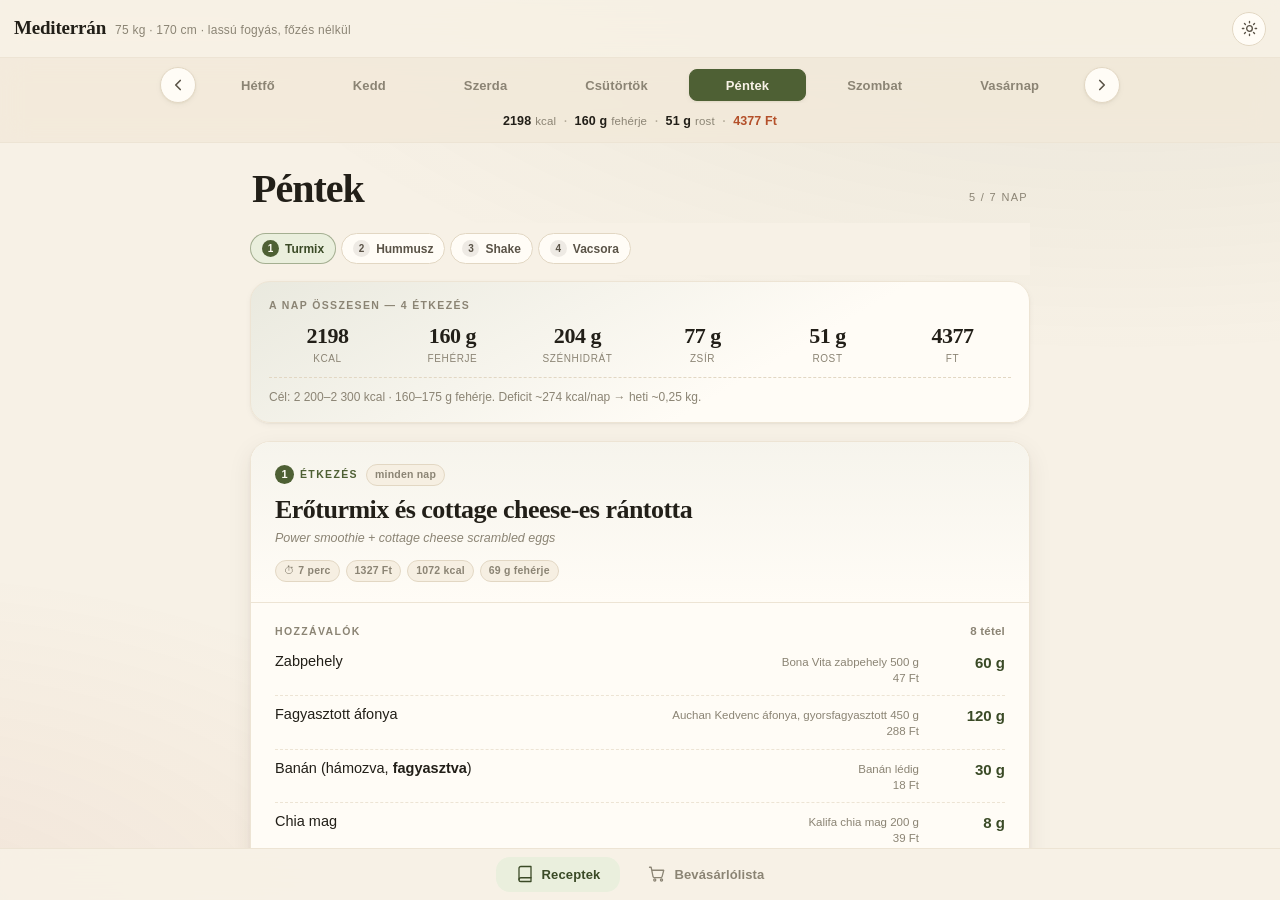
<file: site/index.html>
<!doctype html>
<html lang="hu">
<head>
<meta charset="utf-8">
<meta name="viewport" content="width=device-width, initial-scale=1, viewport-fit=cover">
<title>Receptek — Mediterrán rendszer</title>
<meta name="description" content="A 7 napos mediterrán étrend receptjei pontos grammokkal, elkészítéssel és tápértékkel. Lapozz balra-jobbra a napok között.">
<meta name="theme-color" content="#F7F1E6" media="(prefers-color-scheme: light)">
<meta name="theme-color" content="#131209" media="(prefers-color-scheme: dark)">
<meta name="color-scheme" content="light dark">
<link rel="stylesheet" href="styles.css">
<link rel="icon" href="data:image/svg+xml,<svg xmlns='http://www.w3.org/2000/svg' viewBox='0 0 100 100'><text y='.9em' font-size='90'>🥗</text></svg>">
<link rel="apple-touch-icon" href="data:image/svg+xml,<svg xmlns='http://www.w3.org/2000/svg' viewBox='0 0 100 100'><text y='.9em' font-size='90'>🥗</text></svg>">
<meta name="apple-mobile-web-app-capable" content="yes">
<meta name="apple-mobile-web-app-title" content="Mediterrán">
</head>
<body data-page="recipes">

<div class="app">

  <header class="topbar"></header>

  <nav class="daybar" aria-label="Napválasztó">
    <div class="daybar__row">
      <button class="daynav daynav--prev" type="button" aria-label="Előző nap">
        <svg viewBox="0 0 24 24" fill="none" stroke="currentColor" stroke-width="2.2" stroke-linecap="round" stroke-linejoin="round"><path d="M15 18l-6-6 6-6"/></svg>
      </button>
      <div class="daypills" role="tablist" aria-label="A hét napjai"></div>
      <button class="daynav daynav--next" type="button" aria-label="Következő nap">
        <svg viewBox="0 0 24 24" fill="none" stroke="currentColor" stroke-width="2.2" stroke-linecap="round" stroke-linejoin="round"><path d="M9 18l6-6-6-6"/></svg>
      </button>
    </div>
    <div class="daybar__meta"></div>
  </nav>

  <main class="track" aria-label="Napi receptek"></main>

  <nav class="tabbar" aria-label="Oldalak"></nav>

</div>

<noscript>
  <p style="padding:24px;font-family:system-ui">Ehhez az oldalhoz JavaScript szükséges. A teljes étrend megtalálható a <code>mediterran-etrend.md</code> fájlban is.</p>
</noscript>

<script type="module" src="app.js"></script>
</body>
</html>
</file>
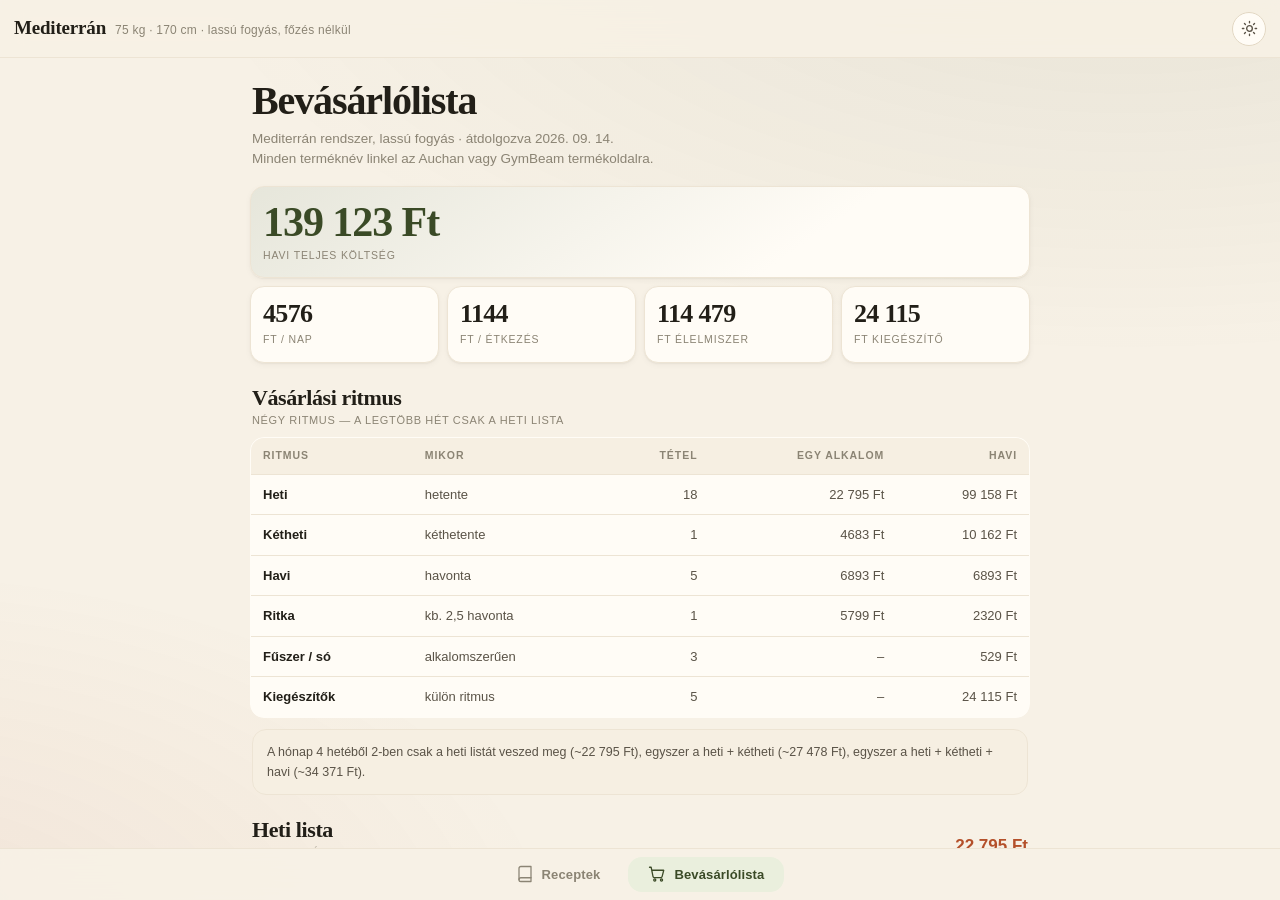
<file: site/bevasarlolista.html>
<!doctype html>
<html lang="hu">
<head>
<meta charset="utf-8">
<meta name="viewport" content="width=device-width, initial-scale=1, viewport-fit=cover">
<title>Bevásárlólista — Mediterrán rendszer</title>
<meta name="description" content="Heti, kétheti, havi és ritka bevásárlólista árakkal, Auchan és GymBeam termékoldalakkal, kipipálható tételekkel.">
<meta name="theme-color" content="#F7F1E6" media="(prefers-color-scheme: light)">
<meta name="theme-color" content="#131209" media="(prefers-color-scheme: dark)">
<meta name="color-scheme" content="light dark">
<link rel="stylesheet" href="styles.css">
<link rel="icon" href="data:image/svg+xml,<svg xmlns='http://www.w3.org/2000/svg' viewBox='0 0 100 100'><text y='.9em' font-size='90'>🥗</text></svg>">
<link rel="apple-touch-icon" href="data:image/svg+xml,<svg xmlns='http://www.w3.org/2000/svg' viewBox='0 0 100 100'><text y='.9em' font-size='90'>🥗</text></svg>">
<meta name="apple-mobile-web-app-capable" content="yes">
<meta name="apple-mobile-web-app-title" content="Mediterrán">
</head>
<body data-page="shopping">

<div class="app">

  <header class="topbar"></header>

  <main class="page">
    <div class="page__inner"></div>
  </main>

  <nav class="tabbar" aria-label="Oldalak"></nav>

</div>

<noscript>
  <p style="padding:24px;font-family:system-ui">Ehhez az oldalhoz JavaScript szükséges. A teljes lista megtalálható a <code>bevasarlolista.md</code> fájlban is.</p>
</noscript>

<script type="module" src="app.js"></script>
</body>
</html>
</file>
<file: site/styles.css>
/* ============================================================
   Mediterrán rendszer — meal.erikfeher.com
   Warm paper, olive, terracotta. Mobile-first app shell.
   ============================================================ */

:root {
  --font-display: 'Iowan Old Style', 'Palatino Linotype', Palatino, 'Book Antiqua', ui-serif, Georgia, serif;
  --font-sans: -apple-system, BlinkMacSystemFont, 'Segoe UI', Roboto, 'Helvetica Neue', Arial, sans-serif;

  --paper:      #F7F1E6;
  --paper-warm: #F2E9DA;
  --card:       #FFFCF6;
  --card-sunk:  #F6EFE2;

  --ink:   #221F18;
  --ink-2: #5A5347;
  --ink-3: #8B8474;
  --ink-4: #B5AD9B;

  --olive:      #4E6034;
  --olive-deep: #3A4A26;
  --olive-soft: #EAEFDD;
  --terra:      #B4502A;
  --terra-soft: #F8E6DC;
  --gold:       #A67A1F;

  --line:       #E2D7C3;
  --line-soft:  #EDE4D4;

  --shadow-sm: 0 1px 2px rgba(60, 46, 25, .06), 0 2px 6px rgba(60, 46, 25, .04);
  --shadow-md: 0 2px 4px rgba(60, 46, 25, .05), 0 8px 24px rgba(60, 46, 25, .08);
  --shadow-lg: 0 4px 8px rgba(60, 46, 25, .06), 0 18px 48px rgba(60, 46, 25, .12);

  --r-sm: 8px;
  --r-md: 14px;
  --r-lg: 20px;
  --r-xl: 26px;

  --topbar-h: 52px;
  --daybar-h: 92px;
  --tabbar-h: 60px;

  --ease: cubic-bezier(.22, .61, .36, 1);
  color-scheme: light dark;
}

@media (prefers-color-scheme: dark) {
  :root {
    --paper:      #131209;
    --paper-warm: #1A1810;
    --card:       #1E1C14;
    --card-sunk:  #26231A;

    --ink:   #F0E9DA;
    --ink-2: #C3B9A5;
    --ink-3: #918875;
    --ink-4: #6B6354;

    --olive:      #A9C071;
    --olive-deep: #C2D793;
    --olive-soft: #2A3119;
    --terra:      #E4926A;
    --terra-soft: #3A2216;
    --gold:       #D8AE55;

    --line:       #35311F;
    --line-soft:  #2B2819;

    --shadow-sm: 0 1px 2px rgba(0, 0, 0, .4);
    --shadow-md: 0 2px 6px rgba(0, 0, 0, .45), 0 10px 28px rgba(0, 0, 0, .35);
    --shadow-lg: 0 4px 10px rgba(0, 0, 0, .5), 0 20px 52px rgba(0, 0, 0, .45);
  }
}

:root[data-theme='light'] {
  --paper: #F7F1E6; --paper-warm: #F2E9DA; --card: #FFFCF6; --card-sunk: #F6EFE2;
  --ink: #221F18; --ink-2: #5A5347; --ink-3: #8B8474; --ink-4: #B5AD9B;
  --olive: #4E6034; --olive-deep: #3A4A26; --olive-soft: #EAEFDD;
  --terra: #B4502A; --terra-soft: #F8E6DC; --gold: #A67A1F;
  --line: #E2D7C3; --line-soft: #EDE4D4;
  --shadow-sm: 0 1px 2px rgba(60,46,25,.06), 0 2px 6px rgba(60,46,25,.04);
  --shadow-md: 0 2px 4px rgba(60,46,25,.05), 0 8px 24px rgba(60,46,25,.08);
  --shadow-lg: 0 4px 8px rgba(60,46,25,.06), 0 18px 48px rgba(60,46,25,.12);
}

:root[data-theme='dark'] {
  --paper: #131209; --paper-warm: #1A1810; --card: #1E1C14; --card-sunk: #26231A;
  --ink: #F0E9DA; --ink-2: #C3B9A5; --ink-3: #918875; --ink-4: #6B6354;
  --olive: #A9C071; --olive-deep: #C2D793; --olive-soft: #2A3119;
  --terra: #E4926A; --terra-soft: #3A2216; --gold: #D8AE55;
  --line: #35311F; --line-soft: #2B2819;
  --shadow-sm: 0 1px 2px rgba(0,0,0,.4);
  --shadow-md: 0 2px 6px rgba(0,0,0,.45), 0 10px 28px rgba(0,0,0,.35);
  --shadow-lg: 0 4px 10px rgba(0,0,0,.5), 0 20px 52px rgba(0,0,0,.45);
}

*, *::before, *::after { box-sizing: border-box; }

html, body {
  margin: 0;
  padding: 0;
  height: 100%;
  overscroll-behavior-y: none;
}

body {
  font-family: var(--font-sans);
  background: var(--paper);
  color: var(--ink);
  -webkit-font-smoothing: antialiased;
  -webkit-text-size-adjust: 100%;
  font-size: 16px;
  line-height: 1.5;
}

body::before {
  content: '';
  position: fixed;
  inset: 0;
  pointer-events: none;
  z-index: 0;
  background:
    radial-gradient(120% 80% at 88% -10%, color-mix(in srgb, var(--olive) 9%, transparent), transparent 62%),
    radial-gradient(90% 70% at -10% 105%, color-mix(in srgb, var(--terra) 8%, transparent), transparent 60%);
}

b, strong { font-weight: 650; color: var(--ink); }
a { color: inherit; }

/* ---------- App shell ---------- */

.app {
  position: relative;
  z-index: 1;
  display: flex;
  flex-direction: column;
  height: 100dvh;
  max-height: 100dvh;
}

/* ---------- Top bar ---------- */

.topbar {
  flex: 0 0 auto;
  height: var(--topbar-h);
  display: flex;
  align-items: center;
  gap: 10px;
  padding: 0 14px;
  padding-top: env(safe-area-inset-top);
  height: calc(var(--topbar-h) + env(safe-area-inset-top));
  border-bottom: 1px solid var(--line-soft);
  background: color-mix(in srgb, var(--paper) 86%, transparent);
  backdrop-filter: saturate(1.4) blur(14px);
  -webkit-backdrop-filter: saturate(1.4) blur(14px);
}

.brand {
  display: flex;
  align-items: baseline;
  gap: 9px;
  min-width: 0;
  text-decoration: none;
}

.brand__mark {
  font-family: var(--font-display);
  font-size: 17px;
  font-weight: 600;
  letter-spacing: -0.01em;
  color: var(--ink);
  white-space: nowrap;
}

.brand__sub {
  font-size: 11px;
  color: var(--ink-3);
  letter-spacing: .02em;
  white-space: nowrap;
  overflow: hidden;
  text-overflow: ellipsis;
}

@media (max-width: 520px) { .brand__sub { display: none; } }

.topbar__spacer { flex: 1 1 auto; }

.icon-btn {
  flex: 0 0 auto;
  width: 34px;
  height: 34px;
  display: grid;
  place-items: center;
  border: 1px solid var(--line);
  border-radius: 50%;
  background: var(--card);
  color: var(--ink-2);
  cursor: pointer;
  padding: 0;
  transition: background .18s var(--ease), color .18s var(--ease), border-color .18s var(--ease);
}
.icon-btn:hover { color: var(--ink); border-color: var(--ink-4); }
.icon-btn:active { transform: scale(.94); }
.icon-btn svg { width: 17px; height: 17px; }

.theme-toggle .moon { display: none; }
@media (prefers-color-scheme: dark) {
  .theme-toggle .sun { display: none; }
  .theme-toggle .moon { display: block; }
}
:root[data-theme='dark'] .theme-toggle .sun { display: none; }
:root[data-theme='dark'] .theme-toggle .moon { display: block; }
:root[data-theme='light'] .theme-toggle .sun { display: block; }
:root[data-theme='light'] .theme-toggle .moon { display: none; }

/* ---------- Day bar ---------- */

.daybar {
  flex: 0 0 auto;
  border-bottom: 1px solid var(--line-soft);
  background: color-mix(in srgb, var(--paper-warm) 80%, transparent);
  backdrop-filter: saturate(1.4) blur(14px);
  -webkit-backdrop-filter: saturate(1.4) blur(14px);
}

.daybar__row {
  display: flex;
  align-items: center;
  gap: 6px;
  padding: 9px 10px 6px;
  max-width: 980px;
  margin: 0 auto;
}

.daynav {
  flex: 0 0 auto;
  width: 36px;
  height: 36px;
  display: grid;
  place-items: center;
  border: 1px solid var(--line);
  border-radius: 50%;
  background: var(--card);
  color: var(--ink-2);
  cursor: pointer;
  padding: 0;
  box-shadow: var(--shadow-sm);
  transition: transform .18s var(--ease), color .18s var(--ease), border-color .18s var(--ease), opacity .18s var(--ease);
}
.daynav:hover:not(:disabled) { color: var(--olive); border-color: var(--olive); }
.daynav:active:not(:disabled) { transform: scale(.9); }
.daynav:disabled { opacity: .3; cursor: default; }
.daynav svg { width: 18px; height: 18px; }

.daypills {
  flex: 1 1 auto;
  display: flex;
  gap: 4px;
  overflow-x: auto;
  scrollbar-width: none;
  padding: 2px;
  scroll-behavior: smooth;
}
.daypills::-webkit-scrollbar { display: none; }

.daypill {
  flex: 1 0 auto;
  min-width: 42px;
  padding: 7px 9px 6px;
  border: 1px solid transparent;
  border-radius: var(--r-sm);
  background: transparent;
  font-family: var(--font-sans);
  font-size: 12px;
  font-weight: 550;
  letter-spacing: .01em;
  color: var(--ink-3);
  cursor: pointer;
  white-space: nowrap;
  transition: background .2s var(--ease), color .2s var(--ease), border-color .2s var(--ease);
}
.daypill:hover { color: var(--ink); background: color-mix(in srgb, var(--olive) 8%, transparent); }
.pill-long { display: none; }
.pill-short { display: inline; }
@media (min-width: 560px) {
  .pill-long { display: inline; }
  .pill-short { display: none; }
}
.daypill[aria-selected='true'] {
  background: var(--olive);
  border-color: var(--olive);
  color: var(--paper);
  box-shadow: var(--shadow-sm);
}
@media (prefers-color-scheme: dark) {
  .daypill[aria-selected='true'] { color: #14130C; }
}
:root[data-theme='dark'] .daypill[aria-selected='true'] { color: #14130C; }
:root[data-theme='light'] .daypill[aria-selected='true'] { color: var(--paper); }

.daybar__meta {
  display: flex;
  align-items: center;
  justify-content: center;
  gap: 7px;
  padding: 0 12px 9px;
  max-width: 980px;
  margin: 0 auto;
  flex-wrap: wrap;
}

.stat {
  display: inline-flex;
  align-items: baseline;
  gap: 4px;
  font-size: 11.5px;
  color: var(--ink-3);
  letter-spacing: .01em;
}
.stat b {
  font-size: 12.5px;
  font-weight: 650;
  font-variant-numeric: tabular-nums;
  color: var(--ink);
}
.stat--accent b { color: var(--terra); }
.stat__dot { color: var(--ink-4); }

/* ---------- Carousel ---------- */

.track {
  flex: 1 1 auto;
  display: flex;
  overflow-x: auto;
  overflow-y: hidden;
  scroll-snap-type: x mandatory;
  scrollbar-width: none;
  overscroll-behavior-x: contain;
  -webkit-overflow-scrolling: touch;
}
.track::-webkit-scrollbar { display: none; }

.slide {
  position: relative;
  flex: 0 0 100%;
  width: 100%;
  scroll-snap-align: start;
  scroll-snap-stop: always;
  overflow-y: auto;
  overscroll-behavior-y: contain;
  -webkit-overflow-scrolling: touch;
  padding: 0 14px calc(30px + var(--tabbar-h));
}

.slide__inner { max-width: 720px; margin: 0 auto; }

/* ---------- Day heading ---------- */

.dayhead {
  padding: 20px 2px 14px;
  display: flex;
  align-items: flex-end;
  justify-content: space-between;
  gap: 14px;
}

.dayhead__name {
  font-family: var(--font-display);
  font-size: clamp(30px, 8.5vw, 40px);
  font-weight: 600;
  line-height: 1;
  letter-spacing: -0.025em;
  margin: 0;
  color: var(--ink);
}

.dayhead__count {
  font-size: 11px;
  letter-spacing: .12em;
  text-transform: uppercase;
  color: var(--ink-3);
  margin: 0 0 4px;
  white-space: nowrap;
  font-variant-numeric: tabular-nums;
}

/* ---------- Meal quick nav (sticky inside slide) ---------- */

.mealnav {
  position: sticky;
  top: 0;
  z-index: 5;
  display: flex;
  gap: 5px;
  padding: 8px 0;
  margin: 0 -14px;
  padding-left: 14px;
  padding-right: 14px;
  background: color-mix(in srgb, var(--paper) 95%, transparent);
  backdrop-filter: saturate(1.4) blur(14px);
  -webkit-backdrop-filter: saturate(1.4) blur(14px);
  overflow-x: auto;
  scrollbar-width: none;
  border-bottom: 1px solid transparent;
  transition: border-color .2s var(--ease);
}
.mealnav::-webkit-scrollbar { display: none; }
.mealnav.is-stuck { border-bottom-color: var(--line-soft); }

.mealnav__btn {
  flex: 0 0 auto;
  display: inline-flex;
  align-items: center;
  gap: 6px;
  padding: 6px 11px;
  border: 1px solid var(--line);
  border-radius: 999px;
  background: var(--card);
  font-family: var(--font-sans);
  font-size: 12px;
  font-weight: 550;
  color: var(--ink-2);
  cursor: pointer;
  white-space: nowrap;
  transition: all .18s var(--ease);
}
.mealnav__btn:hover { border-color: var(--olive); color: var(--olive); }
.mealnav__btn[aria-current='true'] {
  background: var(--olive-soft);
  border-color: color-mix(in srgb, var(--olive) 45%, transparent);
  color: var(--olive-deep);
}
.mealnav__n {
  display: grid;
  place-items: center;
  width: 17px;
  height: 17px;
  border-radius: 50%;
  background: color-mix(in srgb, var(--ink) 8%, transparent);
  font-size: 10px;
  font-weight: 700;
  font-variant-numeric: tabular-nums;
}
.mealnav__btn[aria-current='true'] .mealnav__n {
  background: var(--olive);
  color: var(--card);
}
:root[data-theme='dark'] .mealnav__btn[aria-current='true'] .mealnav__n { color: #14130C; }
@media (prefers-color-scheme: dark) {
  .mealnav__btn[aria-current='true'] .mealnav__n { color: #14130C; }
}
:root[data-theme='light'] .mealnav__btn[aria-current='true'] .mealnav__n { color: var(--card); }

/* ---------- Meal card ---------- */

.meal {
  scroll-margin-top: 52px;
  background: var(--card);
  border: 1px solid var(--line-soft);
  border-radius: var(--r-lg);
  box-shadow: var(--shadow-md);
  overflow: hidden;
  margin-bottom: 16px;
}

.meal__head {
  padding: 18px 18px 16px;
  border-bottom: 1px solid var(--line-soft);
  background: linear-gradient(180deg, color-mix(in srgb, var(--olive) 5%, var(--card)), var(--card));
}

.meal--dinner .meal__head {
  background: linear-gradient(180deg, color-mix(in srgb, var(--terra) 6%, var(--card)), var(--card));
}

.meal__kickerrow {
  display: flex;
  align-items: center;
  gap: 8px;
  flex-wrap: wrap;
  margin-bottom: 9px;
}

.kicker {
  display: inline-flex;
  align-items: center;
  gap: 6px;
  font-size: 10.5px;
  font-weight: 700;
  letter-spacing: .13em;
  text-transform: uppercase;
  color: var(--olive);
}
.meal--dinner .kicker { color: var(--terra); }

.kicker__num {
  display: grid;
  place-items: center;
  width: 19px;
  height: 19px;
  border-radius: 50%;
  background: var(--olive);
  color: var(--card);
  font-size: 11px;
  font-weight: 700;
  letter-spacing: 0;
}
.meal--dinner .kicker__num { background: var(--terra); }
:root[data-theme='dark'] .kicker__num { color: #14130C; }
@media (prefers-color-scheme: dark) { .kicker__num { color: #14130C; } }
:root[data-theme='light'] .kicker__num { color: var(--card); }

.chip {
  display: inline-flex;
  align-items: center;
  gap: 4px;
  padding: 2px 8px;
  border-radius: 999px;
  border: 1px solid var(--line);
  background: var(--card-sunk);
  font-size: 10.5px;
  font-weight: 550;
  letter-spacing: .02em;
  color: var(--ink-3);
  white-space: nowrap;
}
.chip--olive { background: var(--olive-soft); border-color: color-mix(in srgb, var(--olive) 35%, transparent); color: var(--olive-deep); }
.chip--terra { background: var(--terra-soft); border-color: color-mix(in srgb, var(--terra) 35%, transparent); color: var(--terra); }

.meal__title {
  font-family: var(--font-display);
  font-size: clamp(21px, 5.6vw, 26px);
  font-weight: 600;
  line-height: 1.15;
  letter-spacing: -0.02em;
  margin: 0 0 5px;
  text-wrap: balance;
}

.meal__title-en {
  font-size: 12.5px;
  font-style: italic;
  color: var(--ink-3);
  margin: 0 0 12px;
}

.meal__facts {
  display: flex;
  gap: 6px;
  flex-wrap: wrap;
}

/* ---------- Sections inside a meal ---------- */

.sec { padding: 16px 18px; border-top: 1px solid var(--line-soft); }
.sec:first-of-type { border-top: 0; }

.sec__title {
  display: flex;
  align-items: center;
  justify-content: space-between;
  gap: 10px;
  font-size: 10.5px;
  font-weight: 700;
  letter-spacing: .13em;
  text-transform: uppercase;
  color: var(--ink-3);
  margin: 0 0 12px;
}
.sec__title span { font-variant-numeric: tabular-nums; letter-spacing: .02em; text-transform: none; font-size: 11.5px; }

/* Ingredients */

.ing { list-style: none; margin: 0; padding: 0; }

.ing__item {
  display: grid;
  grid-template-columns: 1fr auto;
  gap: 2px 12px;
  padding: 9px 0;
  border-top: 1px dashed var(--line-soft);
}
.ing__item:first-child { border-top: 0; padding-top: 0; }

.ing__name { font-size: 14.5px; font-weight: 500; line-height: 1.35; color: var(--ink); }
.ing__amount {
  font-size: 15px;
  font-weight: 700;
  font-variant-numeric: tabular-nums;
  color: var(--olive-deep);
  white-space: nowrap;
  text-align: right;
  align-self: start;
}
.meal--dinner .ing__amount { color: var(--terra); }
.ing__item--hl .ing__name::after {
  content: 'új';
  display: inline-block;
  margin-left: 6px;
  padding: 1px 5px;
  border-radius: 4px;
  background: var(--terra-soft);
  color: var(--terra);
  font-size: 9px;
  font-weight: 700;
  letter-spacing: .08em;
  text-transform: uppercase;
  vertical-align: 2px;
}

.ing__meta {
  grid-column: 1 / -1;
  display: flex;
  gap: 8px;
  justify-content: space-between;
  font-size: 11.5px;
  color: var(--ink-3);
  line-height: 1.4;
}
.ing__meta span:last-child { white-space: nowrap; font-variant-numeric: tabular-nums; }

.ing__total {
  display: flex;
  justify-content: space-between;
  align-items: baseline;
  margin-top: 12px;
  padding-top: 11px;
  border-top: 1.5px solid var(--line);
  font-size: 12px;
  letter-spacing: .06em;
  text-transform: uppercase;
  font-weight: 650;
  color: var(--ink-3);
}
.ing__total b { font-size: 16px; font-variant-numeric: tabular-nums; letter-spacing: 0; text-transform: none; }

/* Steps */

.steps { list-style: none; counter-reset: step; margin: 0; padding: 0; }

.steps__item {
  counter-increment: step;
  position: relative;
  padding: 0 0 15px 34px;
  font-size: 14.5px;
  line-height: 1.6;
  color: var(--ink-2);
}
.steps__item:last-child { padding-bottom: 0; }

.steps__item::before {
  content: counter(step);
  position: absolute;
  left: 0;
  top: -1px;
  width: 23px;
  height: 23px;
  display: grid;
  place-items: center;
  border-radius: 50%;
  background: var(--olive-soft);
  color: var(--olive-deep);
  font-size: 11.5px;
  font-weight: 700;
  font-variant-numeric: tabular-nums;
}
.meal--dinner .steps__item::before { background: var(--terra-soft); color: var(--terra); }

.steps__item::after {
  content: '';
  position: absolute;
  left: 11px;
  top: 26px;
  bottom: 6px;
  width: 1px;
  background: var(--line-soft);
}
.steps__item:last-child::after { display: none; }

.steps__label {
  display: block;
  font-size: 10.5px;
  font-weight: 700;
  letter-spacing: .1em;
  text-transform: uppercase;
  color: var(--ink-3);
  margin-bottom: 3px;
}

/* Note callout */

.note {
  position: relative;
  margin: 14px 0 0;
  padding: 14px 16px;
  border-radius: var(--r-md);
  background: color-mix(in srgb, var(--gold) 7%, var(--card));
  border: 1px solid color-mix(in srgb, var(--gold) 28%, transparent);
  font-size: 13.5px;
  line-height: 1.58;
  color: var(--ink-2);
}
.note__label {
  display: flex;
  align-items: center;
  gap: 8px;
  font-size: 10.5px;
  font-weight: 700;
  letter-spacing: .1em;
  text-transform: uppercase;
  color: var(--gold);
  margin-bottom: 6px;
}
.note__label::after {
  content: '';
  flex: 1 1 auto;
  height: 1px;
  background: color-mix(in srgb, var(--gold) 30%, transparent);
}
.note p { margin: 0; }

/* Nutrition */

.nutri {
  display: grid;
  grid-template-columns: repeat(auto-fit, minmax(78px, 1fr));
  gap: 7px;
}

.nutri__tile {
  padding: 10px 9px 9px;
  border-radius: var(--r-sm);
  background: var(--card-sunk);
  border: 1px solid var(--line-soft);
  text-align: center;
}
.nutri__tile--lead {
  background: var(--olive-soft);
  border-color: color-mix(in srgb, var(--olive) 30%, transparent);
}
.meal--dinner .nutri__tile--lead {
  background: var(--terra-soft);
  border-color: color-mix(in srgb, var(--terra) 30%, transparent);
}

.nutri__val {
  display: block;
  font-size: 18px;
  font-weight: 700;
  line-height: 1.1;
  font-variant-numeric: tabular-nums;
  letter-spacing: -0.02em;
  color: var(--ink);
}
.nutri__tile--lead .nutri__val { color: var(--olive-deep); }
.meal--dinner .nutri__tile--lead .nutri__val { color: var(--terra); }

.nutri__key {
  display: block;
  font-size: 10px;
  letter-spacing: .06em;
  text-transform: uppercase;
  color: var(--ink-3);
  margin-top: 3px;
}
.nutri__pct {
  display: block;
  font-size: 10px;
  color: var(--ink-4);
  font-variant-numeric: tabular-nums;
  margin-top: 1px;
}

.micros {
  margin: 12px 0 0;
  font-size: 12.5px;
  line-height: 1.55;
  color: var(--ink-3);
}
.micros b {
  display: block;
  font-size: 10.5px;
  font-weight: 700;
  letter-spacing: .1em;
  text-transform: uppercase;
  color: var(--ink-3);
  margin-bottom: 4px;
}

/* ---------- Day total card ---------- */

.daytotal {
  margin: 6px 0 18px;
  padding: 16px 18px;
  border-radius: var(--r-lg);
  background: linear-gradient(150deg, color-mix(in srgb, var(--olive) 12%, var(--card)), var(--card) 65%);
  border: 1px solid var(--line-soft);
  box-shadow: var(--shadow-sm);
}
.daytotal__title {
  font-size: 10.5px;
  font-weight: 700;
  letter-spacing: .13em;
  text-transform: uppercase;
  color: var(--ink-3);
  margin: 0 0 11px;
}
.daytotal__grid {
  display: grid;
  grid-template-columns: repeat(3, 1fr);
  gap: 12px 8px;
}
@media (min-width: 640px) { .daytotal__grid { grid-template-columns: repeat(6, 1fr); } }
.daytotal__cell { text-align: center; }
.daytotal__val {
  display: block;
  font-family: var(--font-display);
  font-size: 22px;
  font-weight: 600;
  line-height: 1;
  font-variant-numeric: tabular-nums;
  letter-spacing: -0.02em;
}
.daytotal__key {
  display: block;
  font-size: 10px;
  letter-spacing: .06em;
  text-transform: uppercase;
  color: var(--ink-3);
  margin-top: 4px;
}
.daytotal__note {
  margin: 11px 0 0;
  padding-top: 10px;
  border-top: 1px dashed var(--line);
  font-size: 12px;
  color: var(--ink-3);
  line-height: 1.5;
}

/* ---------- Dressing card ---------- */

.dressing {
  margin-bottom: 16px;
  padding: 15px 17px;
  border-radius: var(--r-md);
  background: var(--card);
  border: 1px dashed var(--line);
}
.dressing__title {
  font-family: var(--font-display);
  font-size: 17px;
  font-weight: 600;
  margin: 0 0 3px;
  letter-spacing: -0.01em;
}
.dressing__sub { font-size: 11.5px; color: var(--ink-3); margin: 0 0 11px; }
.dressing__list {
  list-style: none;
  margin: 0 0 11px;
  padding: 0;
  font-size: 13.5px;
  color: var(--ink-2);
}
.dressing__list li {
  display: flex;
  justify-content: space-between;
  gap: 12px;
  padding: 5px 0;
  border-top: 1px dashed var(--line-soft);
}
.dressing__list li:first-child { border-top: 0; }
.dressing__list b { font-variant-numeric: tabular-nums; white-space: nowrap; color: var(--olive-deep); }
.dressing p { margin: 0; font-size: 13.5px; line-height: 1.55; color: var(--ink-2); }

/* ---------- Prep / footer inside slide ---------- */

.slidefoot {
  margin-top: 4px;
  padding: 16px 18px;
  border-radius: var(--r-lg);
  background: var(--card-sunk);
  border: 1px solid var(--line-soft);
}
.slidefoot__title {
  font-size: 10.5px;
  font-weight: 700;
  letter-spacing: .13em;
  text-transform: uppercase;
  color: var(--ink-3);
  margin: 0 0 12px;
}
.prep { list-style: none; margin: 0; padding: 0; }
.prep li { padding: 9px 0; border-top: 1px dashed var(--line); }
.prep li:first-child { border-top: 0; padding-top: 0; }
.prep__when {
  display: block;
  font-size: 10.5px;
  font-weight: 700;
  letter-spacing: .08em;
  text-transform: uppercase;
  color: var(--olive);
  margin-bottom: 2px;
}
.prep__title { font-size: 14px; font-weight: 600; margin-bottom: 3px; }
.prep__text { font-size: 13px; line-height: 1.55; color: var(--ink-2); }
.prep__note { margin: 12px 0 0; font-size: 12.5px; line-height: 1.55; color: var(--ink-3); }
.prep__note + .prep__note { margin-top: 7px; }

/* ---------- Bottom tab bar ---------- */

.tabbar {
  flex: 0 0 auto;
  display: flex;
  align-items: stretch;
  gap: 4px;
  padding: 6px 10px;
  padding-bottom: calc(6px + env(safe-area-inset-bottom));
  border-top: 1px solid var(--line-soft);
  background: color-mix(in srgb, var(--paper) 92%, transparent);
  backdrop-filter: saturate(1.4) blur(16px);
  -webkit-backdrop-filter: saturate(1.4) blur(16px);
  position: fixed;
  bottom: 0;
  left: 0;
  right: 0;
  z-index: 20;
}

.tab {
  flex: 1 1 0;
  display: flex;
  flex-direction: column;
  align-items: center;
  justify-content: center;
  gap: 2px;
  padding: 6px 4px;
  border-radius: var(--r-md);
  text-decoration: none;
  color: var(--ink-3);
  font-size: 11px;
  font-weight: 550;
  letter-spacing: .01em;
  transition: background .2s var(--ease), color .2s var(--ease);
}
.tab svg { width: 21px; height: 21px; }
.tab:hover { color: var(--ink); }
.tab[aria-current='page'] {
  color: var(--olive-deep);
  background: var(--olive-soft);
}

/* ---------- Shopping page ---------- */

.page {
  flex: 1 1 auto;
  overflow-y: auto;
  -webkit-overflow-scrolling: touch;
  padding: 0 14px calc(34px + var(--tabbar-h));
}
.page__inner { max-width: 720px; margin: 0 auto; }

.pagehead { padding: 22px 2px 16px; }
.pagehead__title {
  font-family: var(--font-display);
  font-size: clamp(30px, 8.5vw, 40px);
  font-weight: 600;
  line-height: 1.05;
  letter-spacing: -0.028em;
  margin: 0 0 7px;
}
.pagehead__sub { font-size: 13.5px; color: var(--ink-3); margin: 0; line-height: 1.5; }

.hero {
  display: grid;
  grid-template-columns: repeat(2, 1fr);
  gap: 8px;
  margin-bottom: 8px;
}
@media (min-width: 620px) { .hero { grid-template-columns: repeat(4, 1fr); } }
.hero__tile {
  padding: 14px 12px;
  border-radius: var(--r-md);
  background: var(--card);
  border: 1px solid var(--line-soft);
  box-shadow: var(--shadow-sm);
}
.hero__tile--lead {
  grid-column: 1 / -1;
  background: linear-gradient(145deg, color-mix(in srgb, var(--olive) 14%, var(--card)), var(--card) 70%);
}
.hero__val {
  display: block;
  font-family: var(--font-display);
  font-size: 26px;
  font-weight: 600;
  line-height: 1;
  letter-spacing: -0.025em;
  font-variant-numeric: tabular-nums;
}
.hero__tile--lead .hero__val { font-size: clamp(32px, 9vw, 42px); color: var(--olive-deep); }
.hero__key {
  display: block;
  font-size: 10.5px;
  letter-spacing: .08em;
  text-transform: uppercase;
  color: var(--ink-3);
  margin-top: 5px;
}

.section { margin-top: 22px; }

.section__head {
  display: flex;
  align-items: flex-end;
  justify-content: space-between;
  gap: 12px;
  padding: 0 2px 10px;
}
.section__title {
  font-family: var(--font-display);
  font-size: 22px;
  font-weight: 600;
  letter-spacing: -0.018em;
  margin: 0;
  line-height: 1.15;
}
.section__cadence {
  display: block;
  font-family: var(--font-sans);
  font-size: 11px;
  font-weight: 500;
  letter-spacing: .06em;
  text-transform: uppercase;
  color: var(--ink-3);
  margin-top: 4px;
}
.section__total {
  font-size: 17px;
  font-weight: 700;
  font-variant-numeric: tabular-nums;
  white-space: nowrap;
  color: var(--terra);
}

.section__intro {
  margin: 0 2px 12px;
  font-size: 13px;
  line-height: 1.55;
  color: var(--ink-3);
}

.progress {
  display: flex;
  align-items: center;
  gap: 10px;
  margin: 0 2px 10px;
}
.progress__bar {
  flex: 1 1 auto;
  height: 5px;
  border-radius: 999px;
  background: var(--line-soft);
  overflow: hidden;
}
.progress__fill {
  height: 100%;
  width: 100%;
  border-radius: 999px;
  background: var(--olive);
  transform: scaleX(0);
  transform-origin: left center;
  transition: transform .35s var(--ease);
}
.progress__label {
  font-size: 11.5px;
  font-variant-numeric: tabular-nums;
  color: var(--ink-3);
  white-space: nowrap;
}

.list {
  list-style: none;
  margin: 0;
  padding: 0;
  background: var(--card);
  border: 1px solid var(--line-soft);
  border-radius: var(--r-lg);
  box-shadow: var(--shadow-sm);
  overflow: hidden;
}

.item { border-top: 1px solid var(--line-soft); }
.item:first-child { border-top: 0; }

.item__label {
  display: grid;
  grid-template-columns: auto 1fr auto;
  gap: 3px 12px;
  padding: 13px 15px;
  cursor: pointer;
  transition: background .18s var(--ease);
}
.item__label:hover { background: color-mix(in srgb, var(--olive) 4%, transparent); }

.item__check {
  grid-row: 1 / span 2;
  align-self: start;
  appearance: none;
  -webkit-appearance: none;
  margin: 1px 0 0;
  width: 21px;
  height: 21px;
  border: 1.5px solid var(--ink-4);
  border-radius: 6px;
  background: transparent;
  cursor: pointer;
  flex: 0 0 auto;
  position: relative;
  transition: background .18s var(--ease), border-color .18s var(--ease);
}
.item__check:checked { background: var(--olive); border-color: var(--olive); }
.item__check:checked::after {
  content: '';
  position: absolute;
  left: 6.5px;
  top: 2.5px;
  width: 5px;
  height: 10px;
  border: solid var(--card);
  border-width: 0 2px 2px 0;
  transform: rotate(43deg);
}
:root[data-theme='dark'] .item__check:checked::after { border-color: #14130C; }
@media (prefers-color-scheme: dark) { .item__check:checked::after { border-color: #14130C; } }
:root[data-theme='light'] .item__check:checked::after { border-color: var(--card); }
.item__check:focus-visible { outline: 2px solid var(--olive); outline-offset: 2px; }

.item__name {
  font-size: 14.5px;
  font-weight: 550;
  line-height: 1.35;
  color: var(--ink);
  transition: color .18s var(--ease);
}
.item__price {
  font-size: 15px;
  font-weight: 700;
  font-variant-numeric: tabular-nums;
  white-space: nowrap;
  text-align: right;
  color: var(--ink);
  transition: color .18s var(--ease);
}
.item__meta {
  grid-column: 2 / -1;
  display: flex;
  justify-content: space-between;
  gap: 10px;
  font-size: 11.5px;
  color: var(--ink-3);
  line-height: 1.4;
}
.item__meta span:last-child { font-variant-numeric: tabular-nums; text-align: right; min-width: 0; }
.item__meta span:first-child { flex: 0 0 auto; }
.item__qty { font-weight: 600; color: var(--olive); }

.item__link {
  display: inline-flex;
  align-items: center;
  gap: 4px;
  margin: -8px 15px 12px 48px;
  font-size: 11.5px;
  font-weight: 550;
  color: var(--terra);
  text-decoration: none;
  border-bottom: 1px solid color-mix(in srgb, var(--terra) 35%, transparent);
  padding-bottom: 1px;
}
.item__link:hover { border-bottom-color: var(--terra); }
.item__link svg { width: 11px; height: 11px; }

.item__flag {
  grid-column: 2 / -1;
  margin-top: 7px;
  padding: 8px 11px;
  border-radius: var(--r-sm);
  background: color-mix(in srgb, var(--gold) 8%, var(--card));
  border: 1px solid color-mix(in srgb, var(--gold) 26%, transparent);
  font-size: 12px;
  line-height: 1.5;
  color: var(--ink-2);
}

.item.is-done .item__name { color: var(--ink-4); text-decoration: line-through; text-decoration-color: var(--ink-4); }
.item.is-done .item__price { color: var(--ink-4); }
.item.is-done .item__meta, .item.is-done .item__flag { opacity: .55; }

.section__outro {
  margin: 11px 2px 0;
  padding: 12px 14px;
  border-radius: var(--r-md);
  background: var(--card-sunk);
  border: 1px solid var(--line-soft);
  font-size: 12.5px;
  line-height: 1.6;
  color: var(--ink-2);
}

/* Simple data tables */

.table-wrap { overflow-x: auto; -webkit-overflow-scrolling: touch; border-radius: var(--r-md); }
@media (max-width: 560px) { .hide-sm { display: none; } }
.hide-sm-inline { font-weight: 400; color: var(--ink-3); font-size: 12px; }
@media (min-width: 561px) { .hide-sm-inline { display: none; } }
table.data {
  width: 100%;
  border-collapse: collapse;
  background: var(--card);
  border: 1px solid var(--line-soft);
  border-radius: var(--r-md);
  overflow: hidden;
  font-size: 13px;
}
table.data th {
  text-align: left;
  padding: 10px 12px;
  font-size: 10.5px;
  font-weight: 700;
  letter-spacing: .09em;
  text-transform: uppercase;
  color: var(--ink-3);
  background: var(--card-sunk);
  white-space: nowrap;
}
table.data td {
  padding: 10px 12px;
  border-top: 1px solid var(--line-soft);
  color: var(--ink-2);
  vertical-align: top;
}
table.data td.num, table.data th.num { text-align: right; font-variant-numeric: tabular-nums; white-space: nowrap; }
table.data tr.is-strong td { font-weight: 650; color: var(--ink); background: color-mix(in srgb, var(--olive) 5%, transparent); }
table.data tr.is-total td { font-size: 15px; font-weight: 700; color: var(--terra); background: var(--terra-soft); }
table.data td b { color: var(--ink); }

/* Tips / accordions */

details.fold {
  margin-top: 8px;
  border: 1px solid var(--line-soft);
  border-radius: var(--r-md);
  background: var(--card);
  overflow: hidden;
}
details.fold > summary {
  list-style: none;
  cursor: pointer;
  padding: 13px 15px;
  display: flex;
  align-items: center;
  justify-content: space-between;
  gap: 10px;
  font-size: 14px;
  font-weight: 600;
  color: var(--ink);
}
details.fold > summary::-webkit-details-marker { display: none; }
details.fold > summary::after {
  content: '';
  width: 8px;
  height: 8px;
  border-right: 1.8px solid var(--ink-3);
  border-bottom: 1.8px solid var(--ink-3);
  transform: rotate(45deg) translate(-2px, -2px);
  transition: transform .22s var(--ease);
  flex: 0 0 auto;
}
details.fold[open] > summary::after { transform: rotate(-135deg) translate(-2px, -2px); }
details.fold > summary:hover { background: color-mix(in srgb, var(--olive) 4%, transparent); }
.fold__body { padding: 0 15px 14px; font-size: 13.5px; line-height: 1.6; color: var(--ink-2); }

.deflist { margin: 0; padding: 0; list-style: none; }
.deflist li { padding: 11px 0; border-top: 1px dashed var(--line-soft); }
.deflist li:first-child { border-top: 0; padding-top: 0; }
.deflist b.deflist__term {
  display: block;
  font-size: 13px;
  font-weight: 700;
  color: var(--ink);
  margin-bottom: 3px;
}
.deflist__save {
  display: inline-block;
  margin-bottom: 3px;
  padding: 1px 7px;
  border-radius: 999px;
  background: var(--olive-soft);
  color: var(--olive-deep);
  font-size: 11px;
  font-weight: 700;
  font-variant-numeric: tabular-nums;
}

.storage { display: grid; gap: 8px; }
.storage__row {
  display: grid;
  grid-template-columns: auto 1fr;
  gap: 10px;
  align-items: start;
  padding: 11px 13px;
  border-radius: var(--r-md);
  background: var(--card);
  border: 1px solid var(--line-soft);
  font-size: 13px;
  line-height: 1.5;
  color: var(--ink-2);
}
.storage__where {
  font-size: 10.5px;
  font-weight: 700;
  letter-spacing: .08em;
  text-transform: uppercase;
  color: var(--olive);
  padding-top: 2px;
  white-space: nowrap;
}

.pagefoot {
  margin: 26px 2px 0;
  padding-top: 16px;
  border-top: 1px solid var(--line-soft);
  font-size: 11.5px;
  line-height: 1.6;
  color: var(--ink-4);
}

.resetbar {
  display: flex;
  justify-content: flex-end;
  margin: 14px 2px 0;
}
.btn-ghost {
  padding: 8px 14px;
  border: 1px solid var(--line);
  border-radius: 999px;
  background: var(--card);
  font-family: var(--font-sans);
  font-size: 12.5px;
  font-weight: 550;
  color: var(--ink-3);
  cursor: pointer;
  transition: all .18s var(--ease);
}
.btn-ghost:hover { color: var(--terra); border-color: var(--terra); }

/* ---------- Desktop ---------- */

@media (min-width: 820px) {
  :root { --topbar-h: 58px; }

  .brand__mark { font-size: 19px; }
  .brand__sub { font-size: 12px; }

  .slide { padding-left: 24px; padding-right: 24px; padding-bottom: calc(40px + var(--tabbar-h)); }
  .page { padding-left: 24px; padding-right: 24px; }

  .daypill { font-size: 13px; padding: 8px 14px 7px; }
  .dayhead { padding-top: 26px; }

  .meal__head { padding: 22px 24px 20px; }
  .sec { padding: 20px 24px; }

  /* band spans the content column so cards pass cleanly beneath it */
  .mealnav {
    margin: 0;
    padding: 10px 0;
    background: var(--paper);
  }
  .meal { scroll-margin-top: 60px; }

  .ing__item { grid-template-columns: 1fr auto auto; align-items: baseline; }
  .ing__meta {
    grid-column: 2 / 3;
    grid-row: 1;
    justify-content: flex-end;
    text-align: right;
    flex-direction: column;
    gap: 0;
  }
  .ing__amount { grid-column: 3; min-width: 74px; }

  .tabbar {
    position: static;
    justify-content: center;
    gap: 8px;
    padding: 8px 14px;
  }
  .tab { flex: 0 0 auto; flex-direction: row; gap: 8px; padding: 8px 20px; font-size: 13px; }
  .tab svg { width: 18px; height: 18px; }
  .slide, .page { padding-bottom: 40px; }
}

@media (min-width: 1100px) {
  .slide__inner, .page__inner { max-width: 780px; }
}

/* ---------- Motion / a11y ---------- */

@media (prefers-reduced-motion: reduce) {
  *, *::before, *::after {
    animation-duration: .01ms !important;
    transition-duration: .01ms !important;
    scroll-behavior: auto !important;
  }
}

:focus-visible { outline: 2px solid var(--olive); outline-offset: 2px; border-radius: 4px; }

.sr-only {
  position: absolute;
  width: 1px; height: 1px;
  padding: 0; margin: -1px;
  overflow: hidden;
  clip: rect(0 0 0 0);
  white-space: nowrap;
  border: 0;
}

@media print {
  .topbar, .daybar, .tabbar, .mealnav { display: none !important; }
  .app { height: auto; }
  .track { display: block; overflow: visible; }
  .slide { width: 100%; overflow: visible; page-break-after: always; }
  body::before { display: none; }
}
</file>
